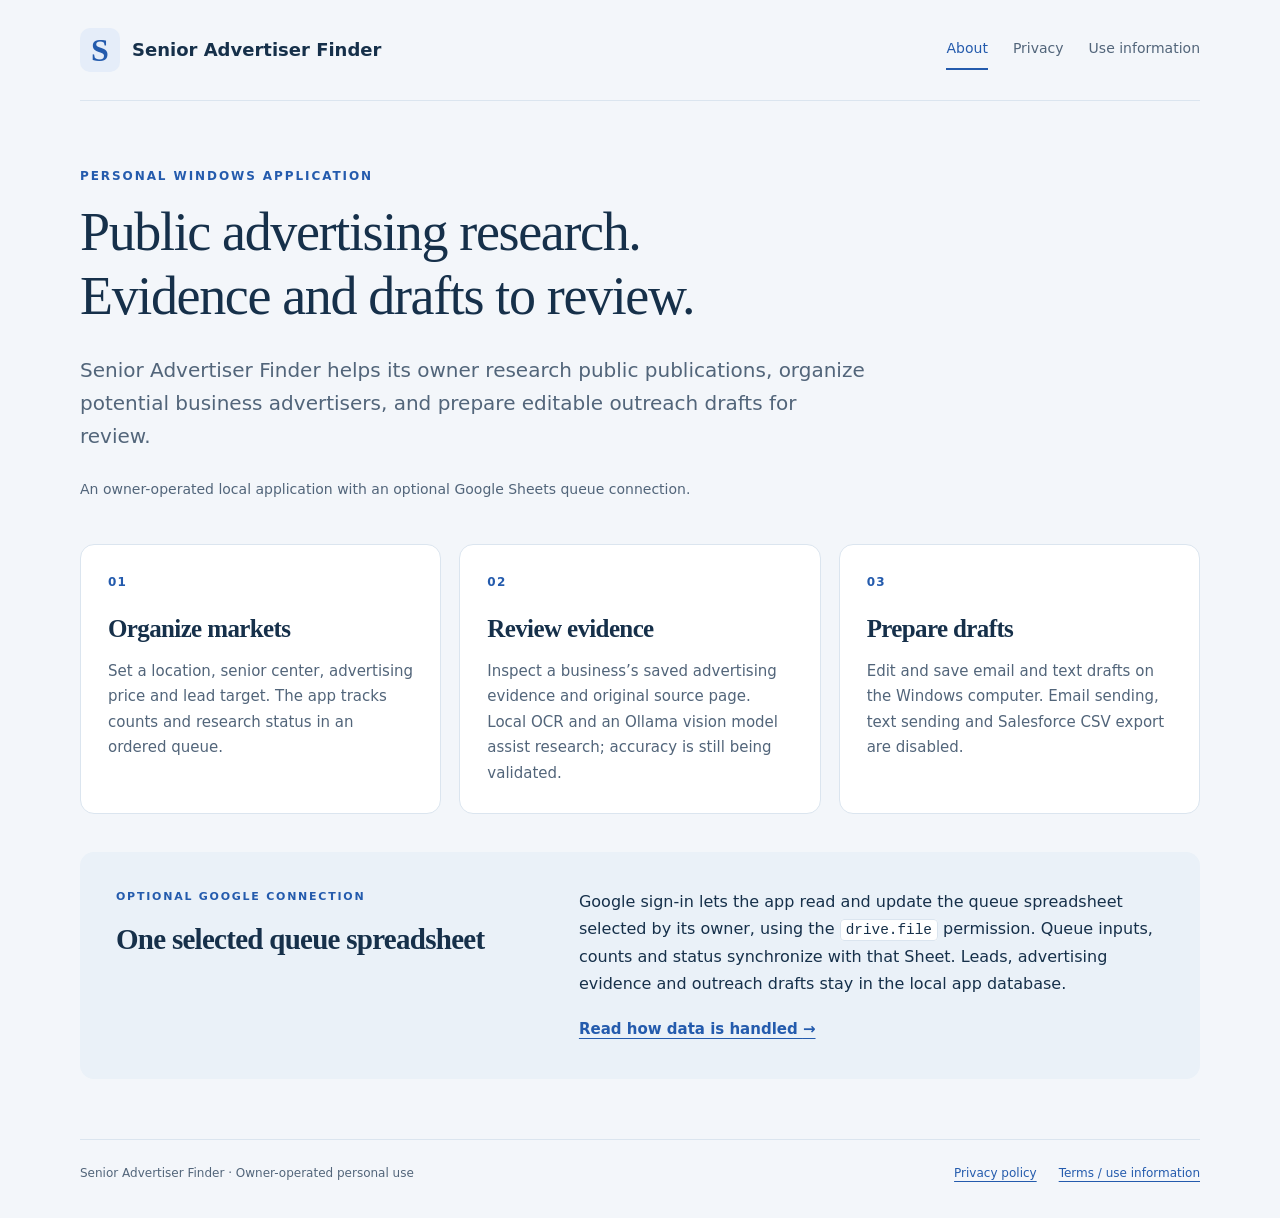
<file: index.html>
<!doctype html>
<html lang="en">
<head>
  <meta charset="utf-8">
  <meta name="viewport" content="width=device-width, initial-scale=1">
  <meta name="google-site-verification" content="vMo9gXajenX7swBCE7Xc5UTg_KIfixw_Z7o2iVVqTPo" />
  <meta name="description" content="Information about Senior Advertiser Finder, a personal Windows research and draft-review application.">
  <title>Senior Advertiser Finder</title>
  <link rel="stylesheet" href="style.css">
</head>
<body>
  <a class="skip" href="#main">Skip to content</a>
  <header class="site-header">
    <a class="brand" href="index.html"><span class="mark" aria-hidden="true">S</span><span>Senior Advertiser Finder</span></a>
    <nav aria-label="Information pages"><a href="index.html" aria-current="page">About</a><a href="privacy.html">Privacy</a><a href="terms.html">Use information</a></nav>
  </header>
  <main id="main">
    <section class="hero">
      <p class="eyebrow">Personal Windows application</p>
      <h1>Public advertising research.<br>Evidence and drafts to review.</h1>
      <p class="intro">Senior Advertiser Finder helps its owner research public publications, organize potential business advertisers, and prepare editable outreach drafts for review.</p>
      <p class="scope">An owner-operated local application with an optional Google Sheets queue connection.</p>
    </section>
    <section class="cards" aria-label="How the app works">
      <article><span class="number" aria-hidden="true">01</span><h2>Organize markets</h2><p>Set a location, senior center, advertising price and lead target. The app tracks counts and research status in an ordered queue.</p></article>
      <article><span class="number" aria-hidden="true">02</span><h2>Review evidence</h2><p>Inspect a business’s saved advertising evidence and original source page. Local OCR and an Ollama vision model assist research; accuracy is still being validated.</p></article>
      <article><span class="number" aria-hidden="true">03</span><h2>Prepare drafts</h2><p>Edit and save email and text drafts on the Windows computer. Email sending, text sending and Salesforce CSV export are disabled.</p></article>
    </section>
    <section class="panel">
      <div><p class="eyebrow">Optional Google connection</p><h2>One selected queue spreadsheet</h2></div>
      <div><p>Google sign-in lets the app read and update the queue spreadsheet selected by its owner, using the <code>drive.file</code> permission. Queue inputs, counts and status synchronize with that Sheet. Leads, advertising evidence and outreach drafts stay in the local app database.</p><a class="text-link" href="privacy.html">Read how data is handled <span aria-hidden="true">→</span></a></div>
    </section>
  </main>
  <footer><p>Senior Advertiser Finder · Owner-operated personal use</p><p><a href="privacy.html">Privacy policy</a><a href="terms.html">Terms / use information</a></p></footer>
</body>
</html>
</file>
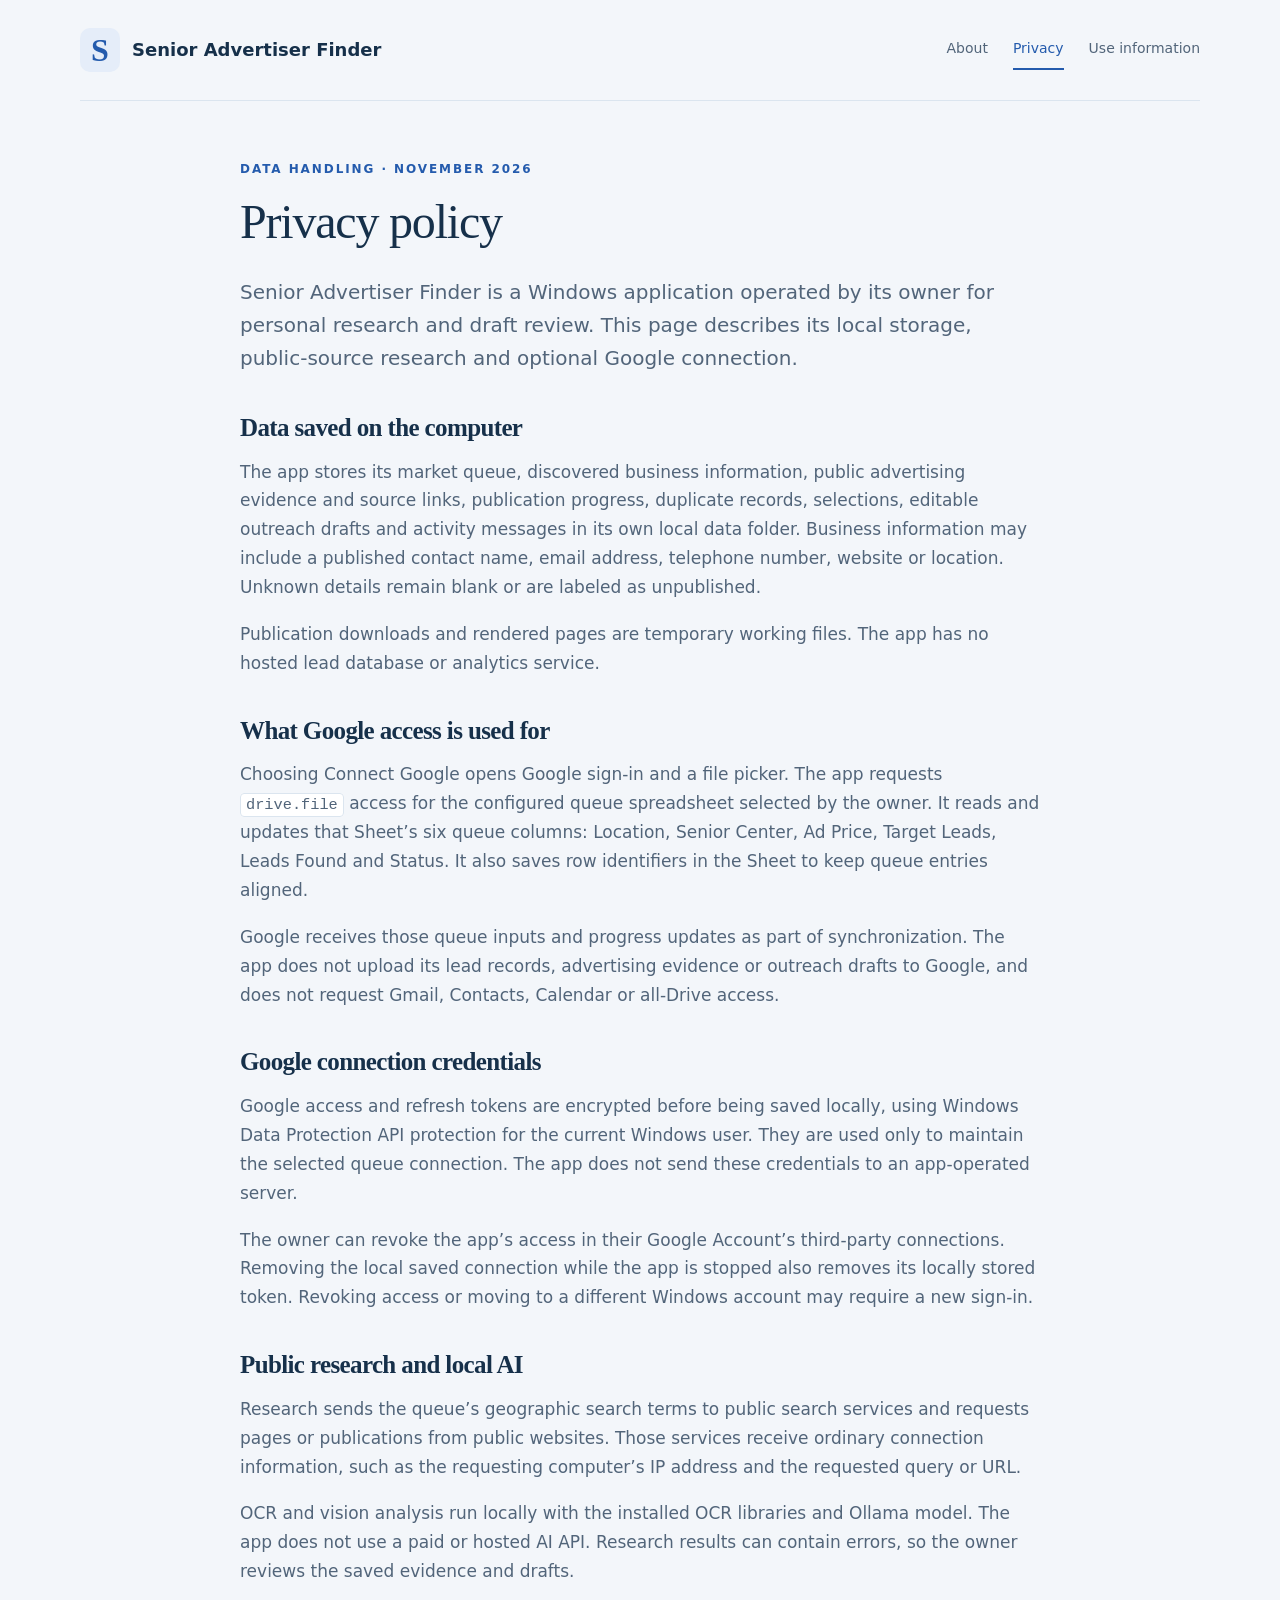
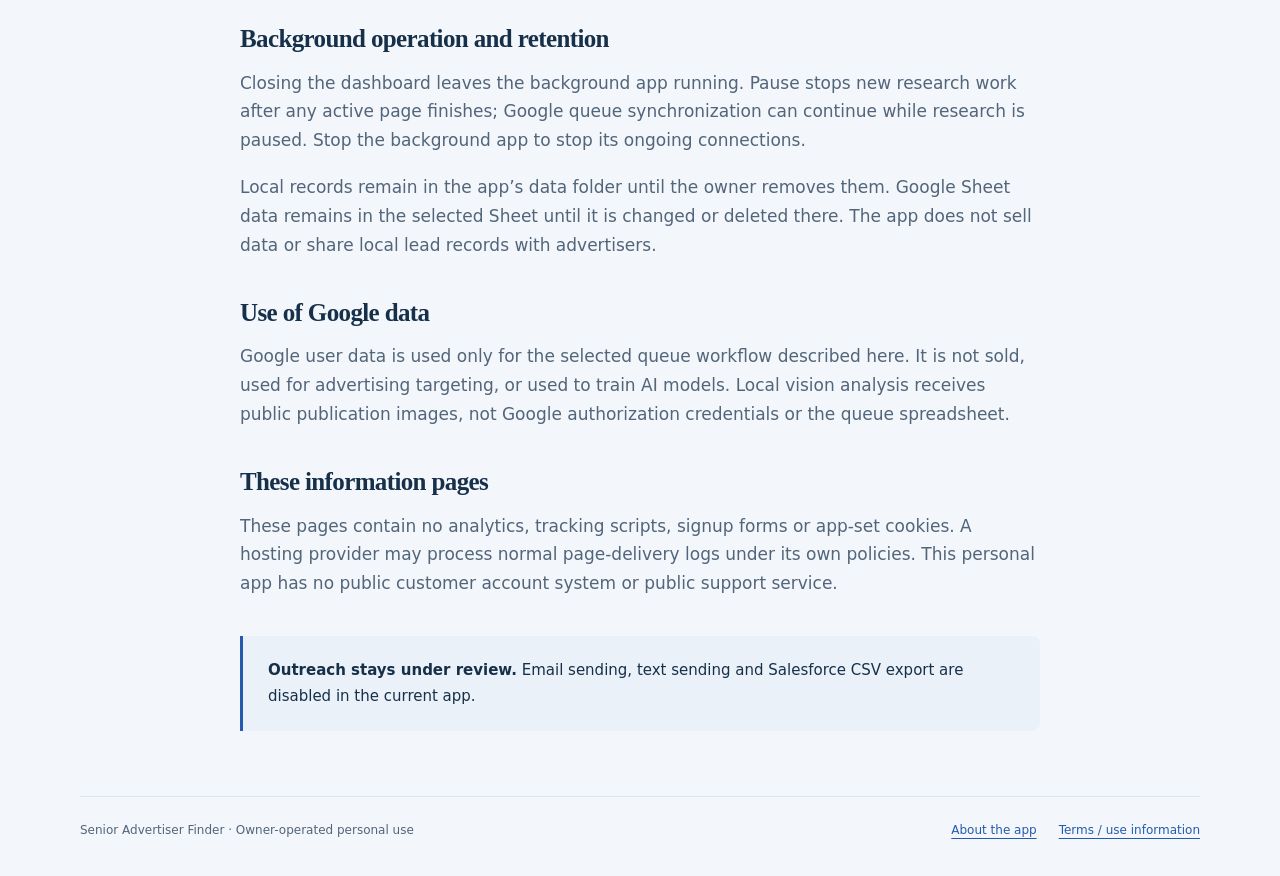
<file: privacy.html>
<!doctype html>
<html lang="en">
<head>
  <meta charset="utf-8">
  <meta name="viewport" content="width=device-width, initial-scale=1">
  <meta name="description" content="How the personal Senior Advertiser Finder app handles its local data and optional Google Sheets connection.">
  <title>Privacy policy · Senior Advertiser Finder</title>
  <link rel="stylesheet" href="style.css">
</head>
<body>
  <a class="skip" href="#main">Skip to content</a>
  <header class="site-header">
    <a class="brand" href="index.html"><span class="mark" aria-hidden="true">S</span><span>Senior Advertiser Finder</span></a>
    <nav aria-label="Information pages"><a href="index.html">About</a><a href="privacy.html" aria-current="page">Privacy</a><a href="terms.html">Use information</a></nav>
  </header>
  <main id="main" class="document">
    <p class="eyebrow">Data handling · November 2026</p>
    <h1>Privacy policy</h1>
    <p class="intro">Senior Advertiser Finder is a Windows application operated by its owner for personal research and draft review. This page describes its local storage, public-source research and optional Google connection.</p>
    <section><h2>Data saved on the computer</h2><p>The app stores its market queue, discovered business information, public advertising evidence and source links, publication progress, duplicate records, selections, editable outreach drafts and activity messages in its own local data folder. Business information may include a published contact name, email address, telephone number, website or location. Unknown details remain blank or are labeled as unpublished.</p><p>Publication downloads and rendered pages are temporary working files. The app has no hosted lead database or analytics service.</p></section>
    <section><h2>What Google access is used for</h2><p>Choosing Connect Google opens Google sign-in and a file picker. The app requests <code>drive.file</code> access for the configured queue spreadsheet selected by the owner. It reads and updates that Sheet’s six queue columns: Location, Senior Center, Ad Price, Target Leads, Leads Found and Status. It also saves row identifiers in the Sheet to keep queue entries aligned.</p><p>Google receives those queue inputs and progress updates as part of synchronization. The app does not upload its lead records, advertising evidence or outreach drafts to Google, and does not request Gmail, Contacts, Calendar or all-Drive access.</p></section>
    <section><h2>Google connection credentials</h2><p>Google access and refresh tokens are encrypted before being saved locally, using Windows Data Protection API protection for the current Windows user. They are used only to maintain the selected queue connection. The app does not send these credentials to an app-operated server.</p><p>The owner can revoke the app’s access in their Google Account’s third-party connections. Removing the local saved connection while the app is stopped also removes its locally stored token. Revoking access or moving to a different Windows account may require a new sign-in.</p></section>
    <section><h2>Public research and local AI</h2><p>Research sends the queue’s geographic search terms to public search services and requests pages or publications from public websites. Those services receive ordinary connection information, such as the requesting computer’s IP address and the requested query or URL.</p><p>OCR and vision analysis run locally with the installed OCR libraries and Ollama model. The app does not use a paid or hosted AI API. Research results can contain errors, so the owner reviews the saved evidence and drafts.</p></section>
    <section><h2>Background operation and retention</h2><p>Closing the dashboard leaves the background app running. Pause stops new research work after any active page finishes; Google queue synchronization can continue while research is paused. Stop the background app to stop its ongoing connections.</p><p>Local records remain in the app’s data folder until the owner removes them. Google Sheet data remains in the selected Sheet until it is changed or deleted there. The app does not sell data or share local lead records with advertisers.</p></section>
    <section><h2>Use of Google data</h2><p>Google user data is used only for the selected queue workflow described here. It is not sold, used for advertising targeting, or used to train AI models. Local vision analysis receives public publication images, not Google authorization credentials or the queue spreadsheet.</p></section>
    <section><h2>These information pages</h2><p>These pages contain no analytics, tracking scripts, signup forms or app-set cookies. A hosting provider may process normal page-delivery logs under its own policies. This personal app has no public customer account system or public support service.</p></section>
    <aside class="note"><strong>Outreach stays under review.</strong> Email sending, text sending and Salesforce CSV export are disabled in the current app.</aside>
  </main>
  <footer><p>Senior Advertiser Finder · Owner-operated personal use</p><p><a href="index.html">About the app</a><a href="terms.html">Terms / use information</a></p></footer>
</body>
</html>
</file>
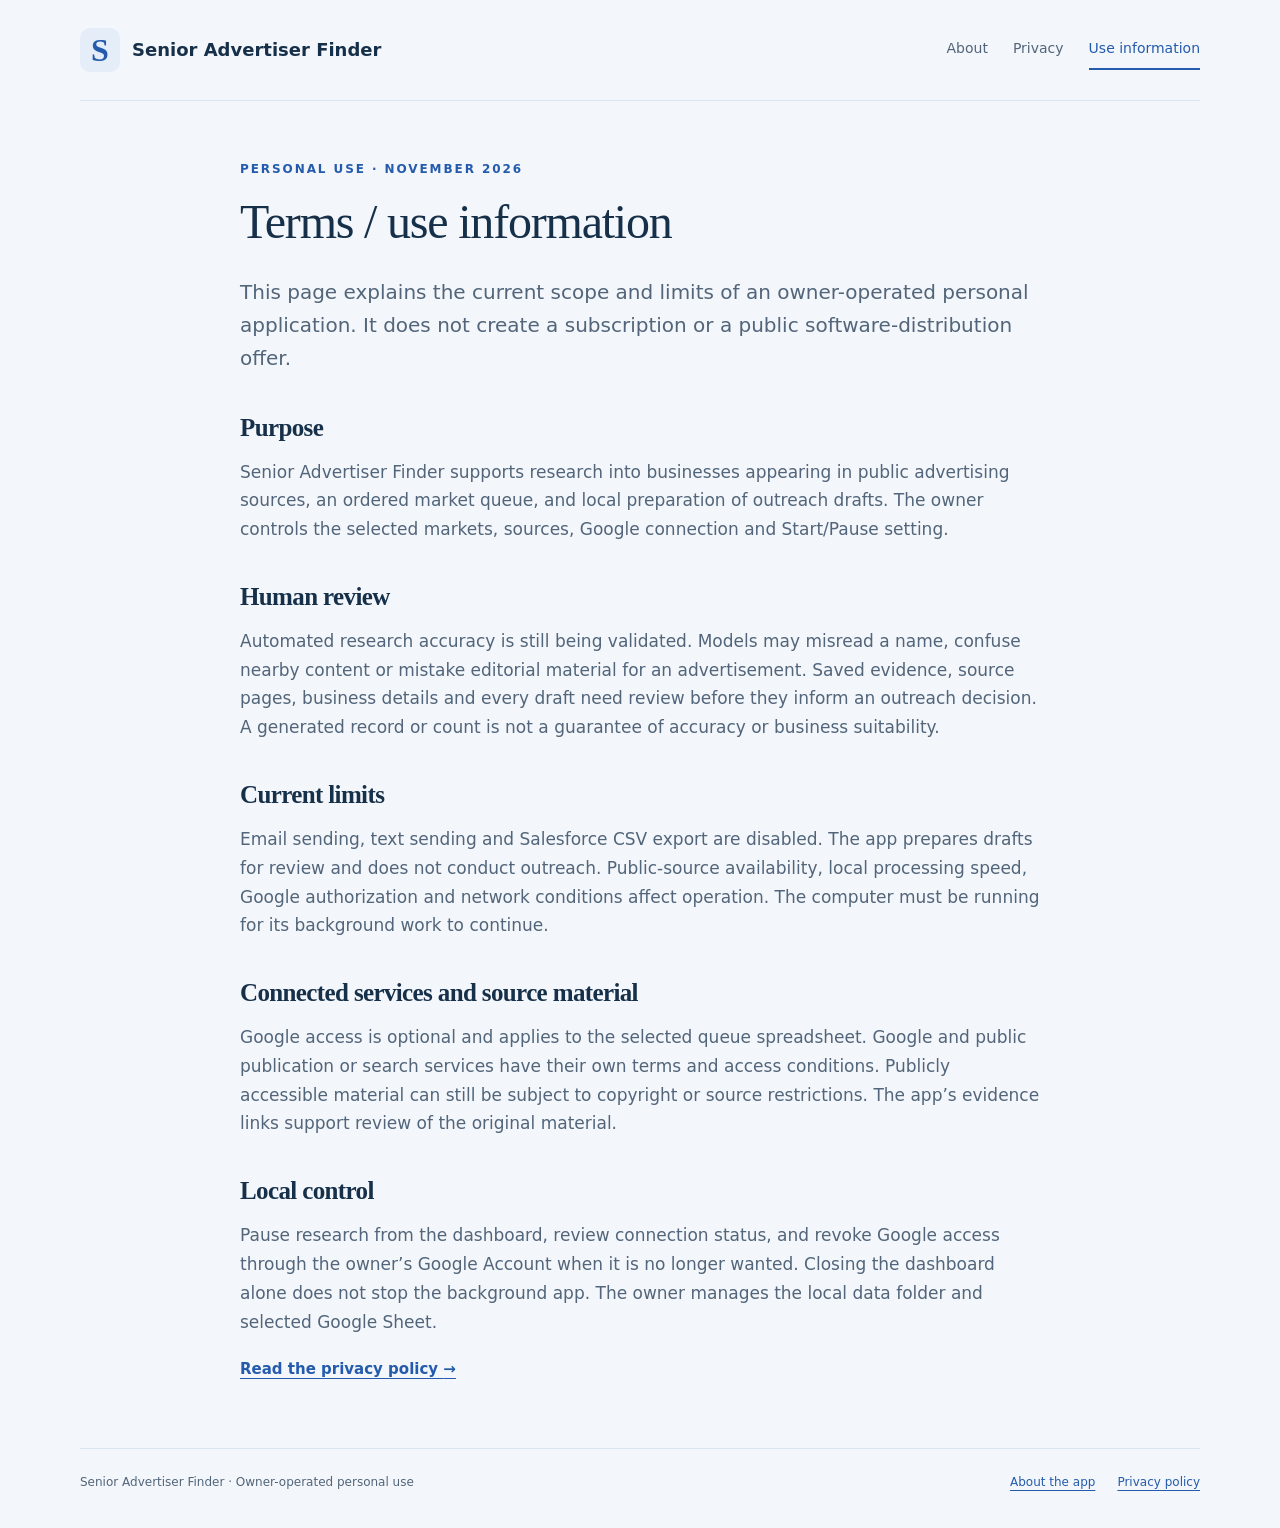
<file: terms.html>
<!doctype html>
<html lang="en">
<head>
  <meta charset="utf-8">
  <meta name="viewport" content="width=device-width, initial-scale=1">
  <meta name="description" content="Personal-use information and current limitations for Senior Advertiser Finder.">
  <title>Terms / use information · Senior Advertiser Finder</title>
  <link rel="stylesheet" href="style.css">
</head>
<body>
  <a class="skip" href="#main">Skip to content</a>
  <header class="site-header">
    <a class="brand" href="index.html"><span class="mark" aria-hidden="true">S</span><span>Senior Advertiser Finder</span></a>
    <nav aria-label="Information pages"><a href="index.html">About</a><a href="privacy.html">Privacy</a><a href="terms.html" aria-current="page">Use information</a></nav>
  </header>
  <main id="main" class="document">
    <p class="eyebrow">Personal use · November 2026</p>
    <h1>Terms / use information</h1>
    <p class="intro">This page explains the current scope and limits of an owner-operated personal application. It does not create a subscription or a public software-distribution offer.</p>
    <section><h2>Purpose</h2><p>Senior Advertiser Finder supports research into businesses appearing in public advertising sources, an ordered market queue, and local preparation of outreach drafts. The owner controls the selected markets, sources, Google connection and Start/Pause setting.</p></section>
    <section><h2>Human review</h2><p>Automated research accuracy is still being validated. Models may misread a name, confuse nearby content or mistake editorial material for an advertisement. Saved evidence, source pages, business details and every draft need review before they inform an outreach decision. A generated record or count is not a guarantee of accuracy or business suitability.</p></section>
    <section><h2>Current limits</h2><p>Email sending, text sending and Salesforce CSV export are disabled. The app prepares drafts for review and does not conduct outreach. Public-source availability, local processing speed, Google authorization and network conditions affect operation. The computer must be running for its background work to continue.</p></section>
    <section><h2>Connected services and source material</h2><p>Google access is optional and applies to the selected queue spreadsheet. Google and public publication or search services have their own terms and access conditions. Publicly accessible material can still be subject to copyright or source restrictions. The app’s evidence links support review of the original material.</p></section>
    <section><h2>Local control</h2><p>Pause research from the dashboard, review connection status, and revoke Google access through the owner’s Google Account when it is no longer wanted. Closing the dashboard alone does not stop the background app. The owner manages the local data folder and selected Google Sheet.</p><a class="text-link" href="privacy.html">Read the privacy policy <span aria-hidden="true">→</span></a></section>
  </main>
  <footer><p>Senior Advertiser Finder · Owner-operated personal use</p><p><a href="index.html">About the app</a><a href="privacy.html">Privacy policy</a></p></footer>
</body>
</html>
</file>
<file: style.css>
:root { color-scheme: light; --ink: #16304a; --muted: #52657a; --blue: #245bad; --line: #dbe5ef; --paper: #fff; --wash: #f3f6fa; }
* { box-sizing: border-box; }
body { margin: 0; background: var(--wash); color: var(--ink); font: 17px/1.7 system-ui, -apple-system, "Segoe UI", sans-serif; }
a { color: var(--blue); text-underline-offset: 4px; }
a:hover { color: #173d76; }
a:focus-visible { outline: 3px solid #bd7d20; outline-offset: 5px; border-radius: 3px; }
.skip { position: absolute; top: -100px; left: 16px; padding: 10px 18px; background: white; z-index: 2; }
.skip:focus { top: 12px; }
.site-header, main, footer { width: min(1120px, calc(100% - 72px)); margin: 0 auto; }
.site-header { display: flex; align-items: center; justify-content: space-between; gap: 24px; padding: 28px 0; border-bottom: 1px solid var(--line); }
.brand { display: flex; align-items: center; gap: 12px; color: var(--ink); font-size: 18px; font-weight: 700; text-decoration: none; line-height: 1.3; }
.mark { width: 40px; height: 44px; display: grid; place-items: center; border-radius: 10px; color: var(--blue); background: #e5edf9; font: 700 32px/1 Georgia, serif; flex-shrink: 0; }
nav { display: flex; flex-wrap: wrap; gap: 25px; font-size: 14px; }
nav a { text-decoration: none; padding: 7px 0; color: var(--muted); }
nav a[aria-current] { color: var(--blue); border-bottom: 2px solid var(--blue); }
.hero { padding: 65px 0 42px; max-width: 890px; }
.eyebrow { font-size: 12px; text-transform: uppercase; letter-spacing: .16em; font-weight: 700; color: var(--blue); margin: 0 0 15px; }
h1, h2 { font-family: Georgia, "Times New Roman", serif; line-height: 1.18; letter-spacing: -.025em; }
h1 { font-size: clamp(35px, 4.3vw, 54px); font-weight: 500; margin: 0 0 25px; }
h2 { font-size: 25px; font-weight: 600; margin: 0 0 15px; }
p { margin: 0 0 18px; }
.intro { color: var(--muted); font-size: 20px; line-height: 1.65; max-width: 790px; }
.scope { font-size: 14px; margin: 25px 0 0; color: var(--muted); }
.cards { display: grid; grid-template-columns: repeat(3, 1fr); gap: 18px; }
.cards article { background: var(--paper); border: 1px solid var(--line); border-radius: 14px; padding: 27px; }
.cards p { font-size: 15px; color: var(--muted); margin-bottom: 0; }
.number { display: block; color: var(--blue); font-size: 12px; font-weight: 700; letter-spacing: .1em; margin-bottom: 22px; }
.panel { display: grid; grid-template-columns: 1fr 1.4fr; gap: 45px; margin: 38px 0 60px; padding: 36px; background: #eaf1f8; border-radius: 14px; font-size: 16px; }
.panel .eyebrow { font-size: 11px; }
.panel h2 { font-size: 29px; }
.panel p:last-child { margin-bottom: 0; }
.text-link { font-weight: 600; font-size: 15px; }
.document { max-width: 800px; padding-top: 58px; padding-bottom: 65px; }
.document h1 { font-size: clamp(35px, 4.3vw, 48px); }
.document section { margin-top: 38px; }
.document section p { color: var(--muted); }
.note { padding: 22px 25px; margin-top: 38px; background: #eaf1f8; border-left: 3px solid var(--blue); border-radius: 0 8px 8px 0; font-size: 15px; }
code { padding: 2px 5px; border: 1px solid var(--line); border-radius: 4px; background: #fff; font-size: .9em; }
footer { display: flex; align-items: flex-start; justify-content: space-between; gap: 18px; padding: 23px 0 35px; border-top: 1px solid var(--line); font-size: 12px; color: var(--muted); }
footer p { margin: 0; }
footer a + a { margin-left: 22px; }
@media (max-width: 720px) {
  .site-header, main, footer { width: calc(100% - 36px); }
  .site-header { flex-direction: column; align-items: flex-start; gap: 16px; padding-top: 22px; }
  nav { gap: 23px; }
  .hero { padding: 42px 0 30px; }
  .intro { font-size: 18px; }
  .cards, .panel { grid-template-columns: 1fr; }
  .cards article { padding: 24px; }
  .panel { gap: 20px; padding: 26px; margin-bottom: 42px; }
  .document { padding-top: 40px; padding-bottom: 45px; }
  .document section { margin-top: 30px; }
  footer { flex-direction: column; }
}
</file>
